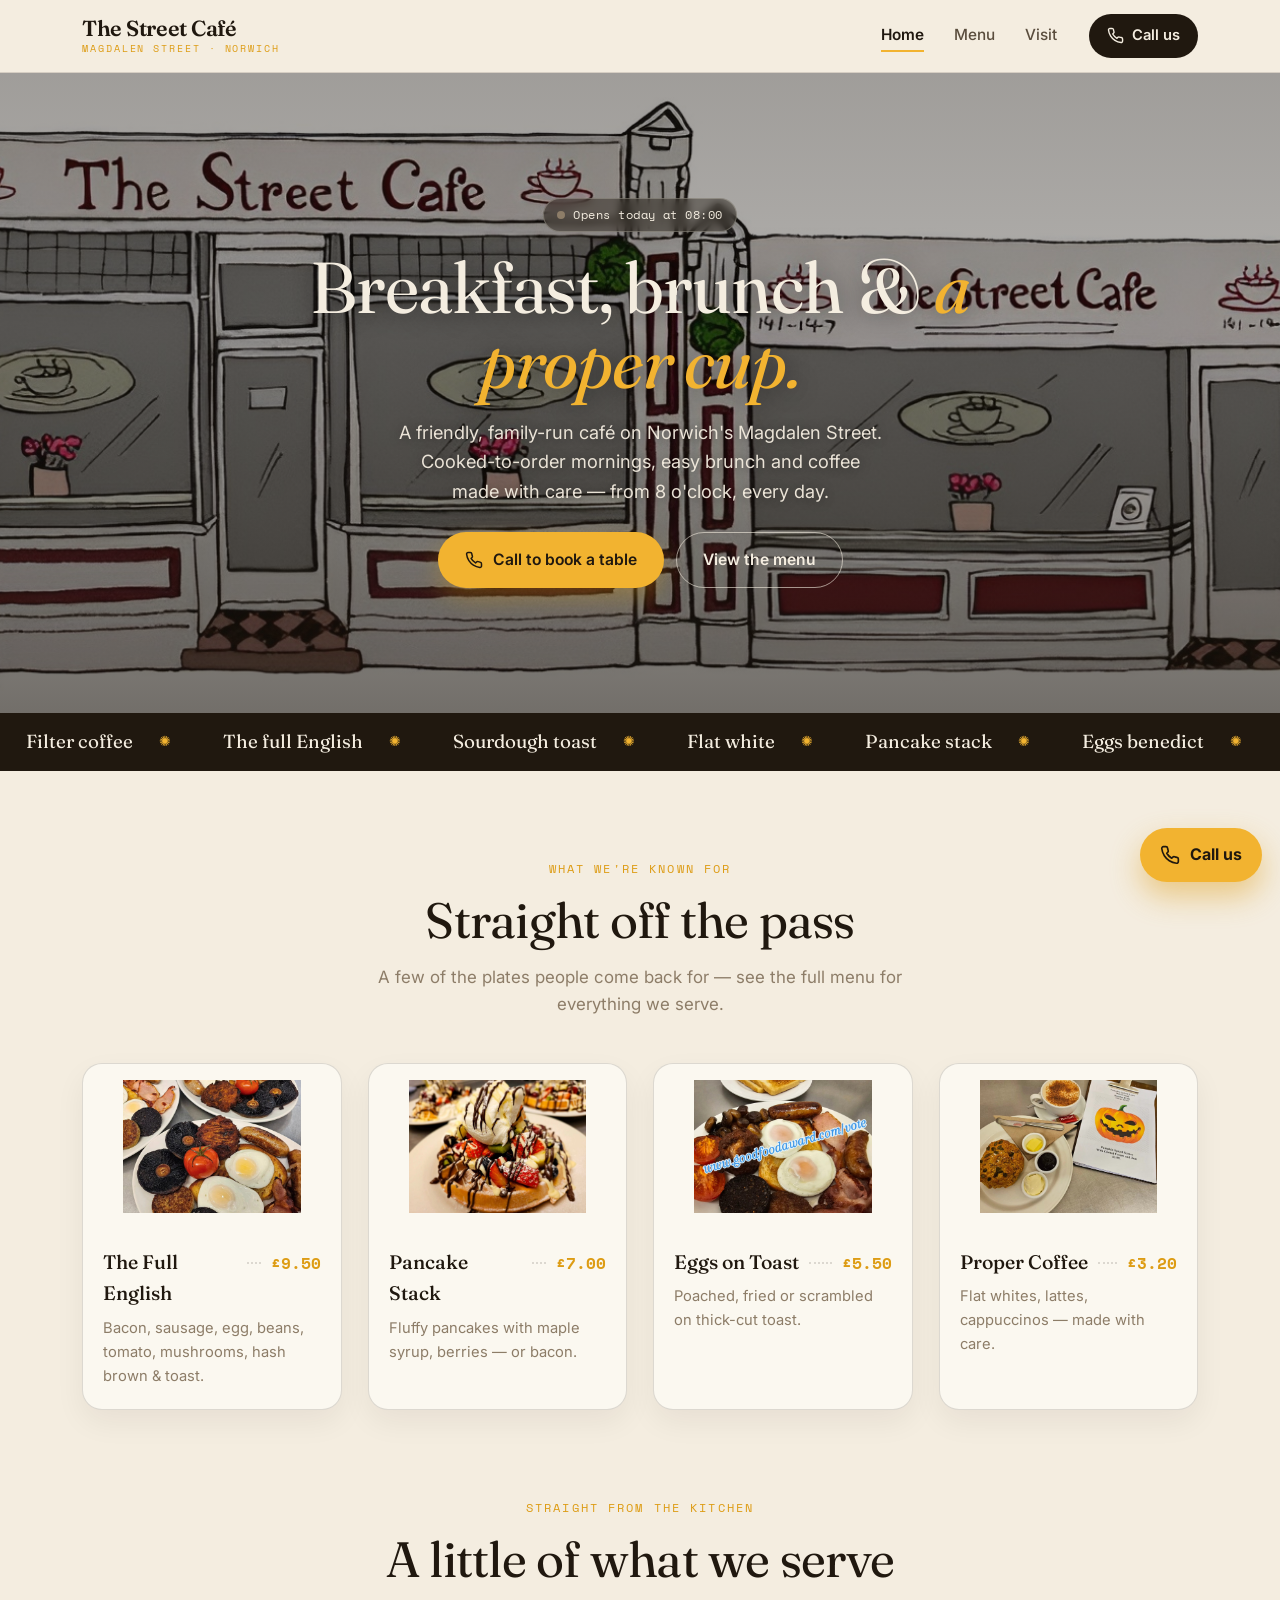
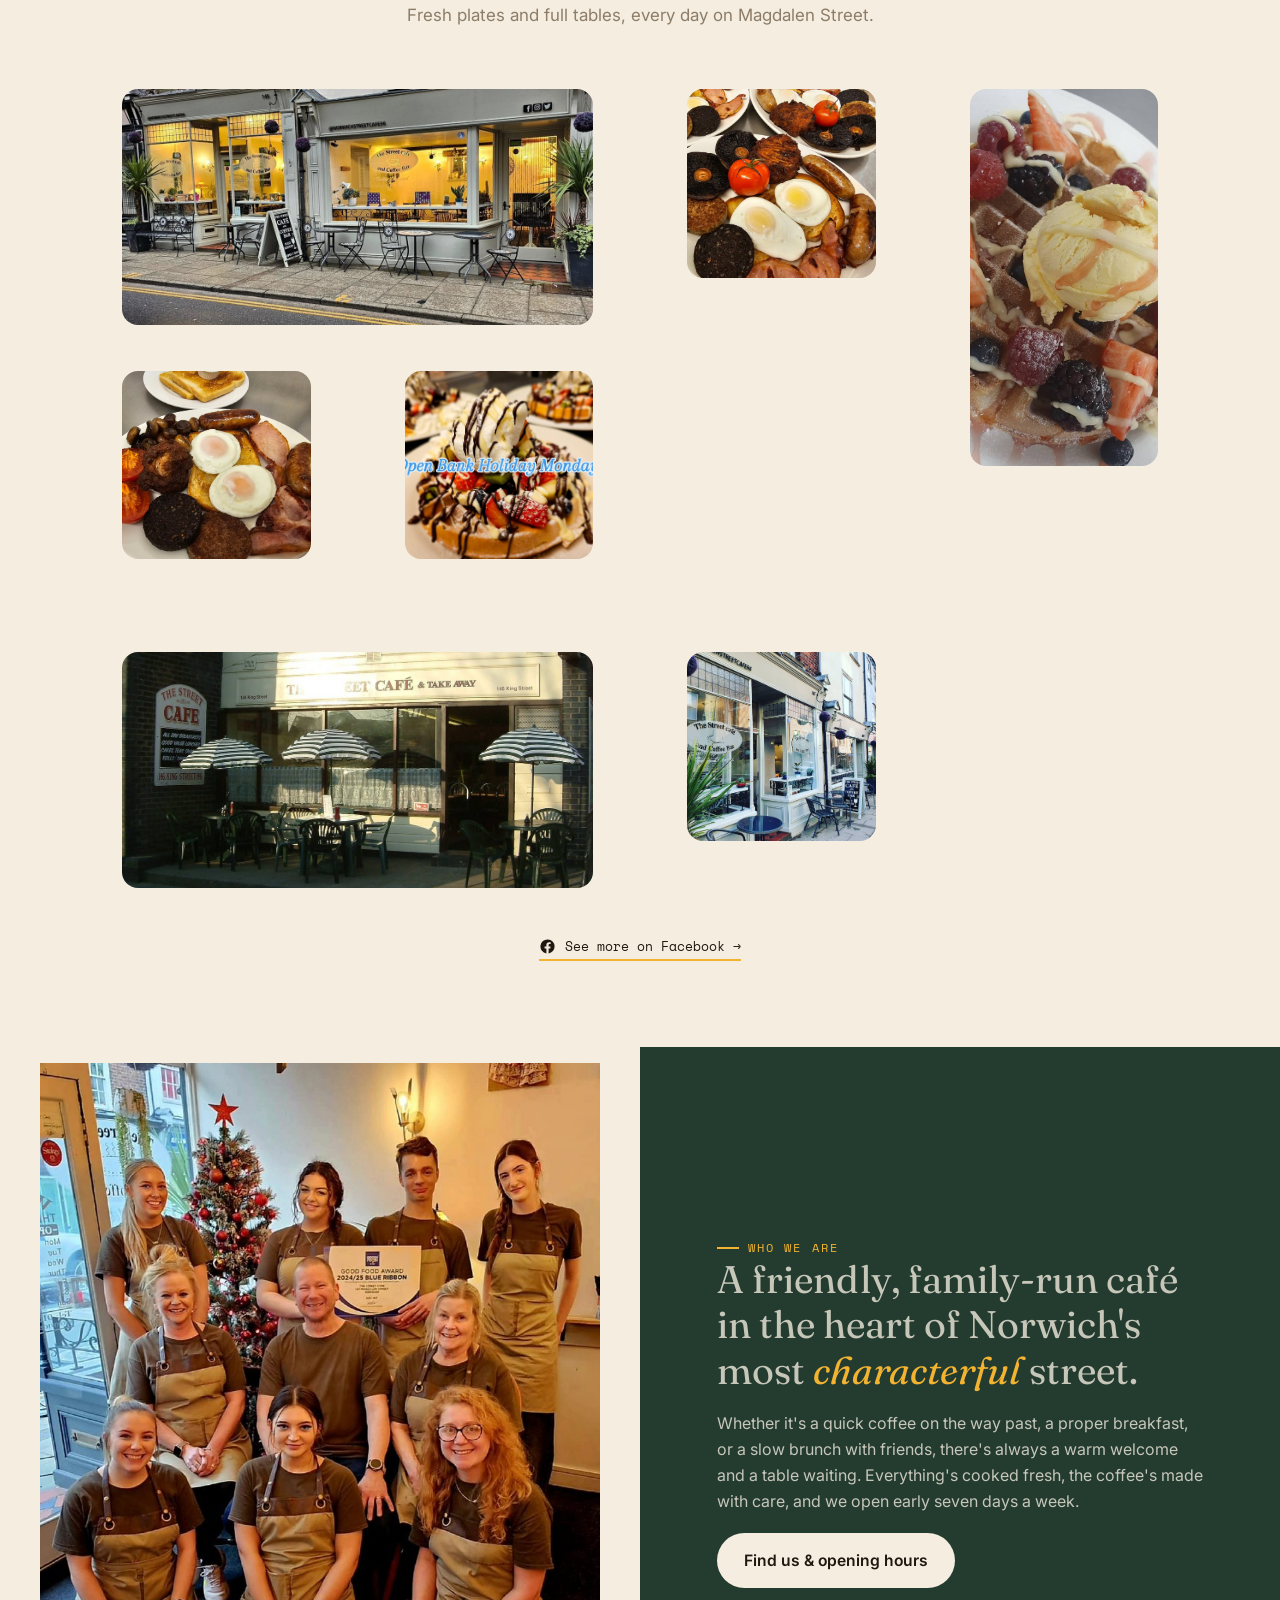
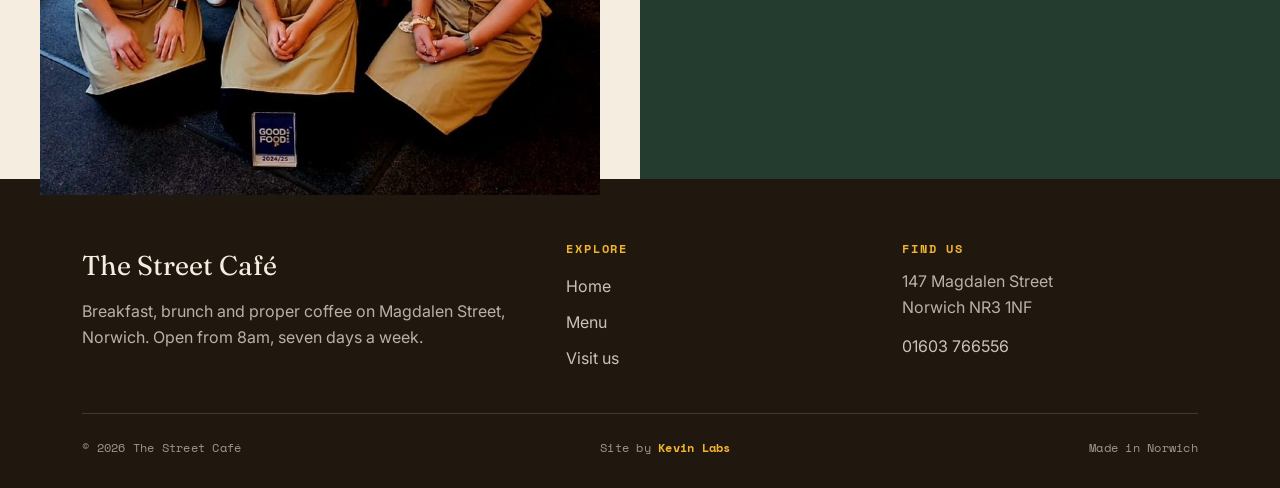
<file: index.html>
<!doctype html>
<html lang="en-GB">
<head>
  <meta charset="utf-8">
  <meta name="viewport" content="width=device-width, initial-scale=1">
  <title>The Street Café — Breakfast &amp; Brunch on Magdalen Street, Norwich</title>
  <meta name="description" content="The Street Café on Magdalen Street, Norwich — proper coffee, all-day breakfast and fresh brunch, served 8am till 2pm. Pop in, or call 01603 766556.">
  <meta name="theme-color" content="#243b30">
  <link rel="icon" href="assets/favicon.svg">

  <meta property="og:title" content="The Street Café — Norwich">
  <meta property="og:description" content="Breakfast, brunch and proper coffee on Magdalen Street, Norwich.">
  <meta property="og:type" content="website">
  <meta property="og:locale" content="en_GB">

  <link rel="preconnect" href="https://fonts.googleapis.com">
  <link rel="preconnect" href="https://fonts.gstatic.com" crossorigin>
  <link href="https://fonts.googleapis.com/css2?family=Fraunces:ital,opsz,wght@0,9..144,400;0,9..144,500;0,9..144,600;1,9..144,400;1,9..144,500&family=Inter:wght@400;500;600;700&family=Space+Mono:wght@400;700&display=swap" rel="stylesheet">
  <link rel="stylesheet" href="styles.css?v=3">
</head>
<body>

<!-- ============ Header ============ -->
<header class="sc-header">
  <div class="sc-headerInner">
    <a href="index.html" class="sc-logo" aria-label="The Street Café — home">
      <span class="sc-logoMark">The Street Café</span>
      <span class="sc-logoSub">Magdalen Street · Norwich</span>
    </a>
    <nav class="sc-nav" id="nav" aria-label="Primary">
      <a href="index.html" class="sc-navLink is-active">Home</a>
      <a href="menu.html" class="sc-navLink">Menu</a>
      <a href="visit.html" class="sc-navLink">Visit</a>
    </nav>
    <a class="sc-callBtn" href="tel:+441603766556" aria-label="Call The Street Café on 01603 766556">
      <svg viewBox="0 0 24 24" fill="none" stroke="currentColor" stroke-width="2" stroke-linecap="round" stroke-linejoin="round" aria-hidden="true"><path d="M22 16.92v3a2 2 0 0 1-2.18 2 19.79 19.79 0 0 1-8.63-3.07 19.5 19.5 0 0 1-6-6 19.79 19.79 0 0 1-3.07-8.67A2 2 0 0 1 4.11 2h3a2 2 0 0 1 2 1.72 12.84 12.84 0 0 0 .7 2.81 2 2 0 0 1-.45 2.11L8.09 9.91a16 16 0 0 0 6 6l1.27-1.27a2 2 0 0 1 2.11-.45 12.84 12.84 0 0 0 2.81.7A2 2 0 0 1 22 16.92z"/></svg>
      <span>Call us</span>
    </a>
    <button class="sc-burger" id="burger" type="button" aria-label="Open menu" aria-expanded="false" aria-controls="nav">
      <svg viewBox="0 0 24 24" fill="none" stroke="currentColor" stroke-width="2" stroke-linecap="round" aria-hidden="true"><line x1="3" y1="6" x2="21" y2="6"/><line x1="3" y1="12" x2="21" y2="12"/><line x1="3" y1="18" x2="21" y2="18"/></svg>
    </button>
  </div>
</header>

<!-- ============ Hero (illustration behind text) ============ -->
<section class="sc-hero">
  <div class="sc-heroBg">
    <img src="assets/photos/hero.jpg?v=2" alt="The Street Café shopfront on Magdalen Street, Norwich" fetchpriority="high">
  </div>
  <div class="sc-heroInner">
    <span class="sc-status sc-status--onPhoto sc-heroStatus" data-status><span class="sc-statusDot"></span><span data-status-text>Checking hours…</span></span>
    <h1 class="sc-heroTitle">Breakfast, brunch &amp; <em>a proper cup.</em></h1>
    <p class="sc-heroSub">A friendly, family-run café on Norwich's Magdalen Street. Cooked-to-order mornings, easy brunch and coffee made with care — from 8 o'clock, every day.</p>
    <div class="sc-heroCtas">
      <a class="sc-btn sc-btnPrimary" href="tel:+441603766556">
        <svg viewBox="0 0 24 24" fill="none" stroke="currentColor" stroke-width="2" stroke-linecap="round" stroke-linejoin="round" aria-hidden="true"><path d="M22 16.92v3a2 2 0 0 1-2.18 2 19.79 19.79 0 0 1-8.63-3.07 19.5 19.5 0 0 1-6-6 19.79 19.79 0 0 1-3.07-8.67A2 2 0 0 1 4.11 2h3a2 2 0 0 1 2 1.72 12.84 12.84 0 0 0 .7 2.81 2 2 0 0 1-.45 2.11L8.09 9.91a16 16 0 0 0 6 6l1.27-1.27a2 2 0 0 1 2.11-.45 12.84 12.84 0 0 0 2.81.7A2 2 0 0 1 22 16.92z"/></svg>
        Call to book a table
      </a>
      <a class="sc-btn sc-btnGhostLight" href="menu.html">View the menu</a>
    </div>
  </div>
</section>

<!-- ============ Ticker ============ -->
<div class="sc-ticker" aria-hidden="true">
  <div class="sc-tickerTrack">
    <span>Filter coffee</span><span>The full English</span><span>Sourdough toast</span><span>Flat white</span><span>Pancake stack</span><span>Eggs benedict</span><span>Fresh OJ</span><span>Smashed avocado</span>
    <span>Filter coffee</span><span>The full English</span><span>Sourdough toast</span><span>Flat white</span><span>Pancake stack</span><span>Eggs benedict</span><span>Fresh OJ</span><span>Smashed avocado</span>
  </div>
</div>

<!-- ============ Signature dishes ============ -->
<section class="sc-section">
  <div class="sc-wrap">
    <div class="sc-secHead sc-secHead--center">
      <span class="sc-kicker">What we're known for</span>
      <h2 class="sc-secTitle">Straight off the pass</h2>
      <p class="sc-secSub">A few of the plates people come back for — see the full menu for everything we serve.</p>
    </div>
    <div class="sc-dishGrid">
      <article class="sc-dish">
        <figure class="sc-shot"><img class="sc-shotImg" src="assets/photos/dish-full-english.jpg" alt="The full English breakfast" loading="lazy"><figcaption class="sc-shotPh">Add <b>dish-full-english.jpg</b></figcaption></figure>
        <div class="sc-dishBody"><div class="sc-dishTop"><span class="nm">The Full English</span><span class="lead"></span><span class="pr">£9.50</span></div><p class="sc-dishDesc">Bacon, sausage, egg, beans, tomato, mushrooms, hash brown &amp; toast.</p></div>
      </article>
      <article class="sc-dish">
        <figure class="sc-shot"><img class="sc-shotImg" src="assets/photos/dish-pancakes.jpg" alt="Stack of pancakes" loading="lazy"><figcaption class="sc-shotPh">Add <b>dish-pancakes.jpg</b></figcaption></figure>
        <div class="sc-dishBody"><div class="sc-dishTop"><span class="nm">Pancake Stack</span><span class="lead"></span><span class="pr">£7.00</span></div><p class="sc-dishDesc">Fluffy pancakes with maple syrup, berries — or bacon.</p></div>
      </article>
      <article class="sc-dish">
        <figure class="sc-shot"><img class="sc-shotImg" src="assets/photos/dish-eggs-on-toast.jpg" alt="Eggs on toast" loading="lazy"><figcaption class="sc-shotPh">Add <b>dish-eggs-on-toast.jpg</b></figcaption></figure>
        <div class="sc-dishBody"><div class="sc-dishTop"><span class="nm">Eggs on Toast</span><span class="lead"></span><span class="pr">£5.50</span></div><p class="sc-dishDesc">Poached, fried or scrambled on thick-cut toast.</p></div>
      </article>
      <article class="sc-dish">
        <figure class="sc-shot"><img class="sc-shotImg" src="assets/photos/dish-coffee.jpg" alt="A freshly made flat white" loading="lazy"><figcaption class="sc-shotPh">Add <b>dish-coffee.jpg</b></figcaption></figure>
        <div class="sc-dishBody"><div class="sc-dishTop"><span class="nm">Proper Coffee</span><span class="lead"></span><span class="pr">£3.20</span></div><p class="sc-dishDesc">Flat whites, lattes, cappuccinos — made with care.</p></div>
      </article>
    </div>
  </div>
</section>

<!-- ============ Gallery (Facebook feed feel) ============ -->
<section class="sc-section sc-section--tight">
  <div class="sc-wrap">
    <div class="sc-secHead sc-secHead--center">
      <span class="sc-kicker">Straight from the kitchen</span>
      <h2 class="sc-secTitle">A little of what we serve</h2>
      <p class="sc-secSub">Fresh plates and full tables, every day on Magdalen Street.</p>
    </div>
    <div class="sc-gallery">
      <figure class="sc-shot is-wide"><img class="sc-shotImg" src="assets/photos/gallery-1.jpg" alt="At The Street Café" loading="lazy"><figcaption class="sc-shotPh">Add <b>gallery-1.jpg</b></figcaption></figure>
      <figure class="sc-shot"><img class="sc-shotImg" src="assets/photos/gallery-2.jpg" alt="At The Street Café" loading="lazy"><figcaption class="sc-shotPh">Add <b>gallery-2.jpg</b></figcaption></figure>
      <figure class="sc-shot is-tall"><img class="sc-shotImg" src="assets/photos/gallery-3.jpg" alt="At The Street Café" loading="lazy"><figcaption class="sc-shotPh">Add <b>gallery-3.jpg</b></figcaption></figure>
      <figure class="sc-shot"><img class="sc-shotImg" src="assets/photos/gallery-4.jpg" alt="At The Street Café" loading="lazy"><figcaption class="sc-shotPh">Add <b>gallery-4.jpg</b></figcaption></figure>
      <figure class="sc-shot"><img class="sc-shotImg" src="assets/photos/gallery-5.jpg" alt="At The Street Café" loading="lazy"><figcaption class="sc-shotPh">Add <b>gallery-5.jpg</b></figcaption></figure>
      <figure class="sc-shot is-wide"><img class="sc-shotImg" src="assets/photos/gallery-6.jpg" alt="At The Street Café" loading="lazy"><figcaption class="sc-shotPh">Add <b>gallery-6.jpg</b></figcaption></figure>
      <figure class="sc-shot"><img class="sc-shotImg" src="assets/photos/gallery-7.jpg" alt="At The Street Café" loading="lazy"><figcaption class="sc-shotPh">Add <b>gallery-7.jpg</b></figcaption></figure>
    </div>
    <div class="sc-galleryFoot">
      <a class="sc-fbLink" href="https://www.facebook.com/norwichstreetcafe96/" target="_blank" rel="noopener">
        <svg viewBox="0 0 24 24" fill="currentColor" aria-hidden="true"><path d="M22 12a10 10 0 1 0-11.56 9.88v-6.99H7.9V12h2.54V9.8c0-2.5 1.49-3.89 3.78-3.89 1.09 0 2.24.2 2.24.2v2.46h-1.26c-1.24 0-1.63.77-1.63 1.56V12h2.78l-.44 2.89h-2.34v6.99A10 10 0 0 0 22 12z"/></svg>
        See more on Facebook →
      </a>
    </div>
  </div>
</section>

<!-- ============ About (photo + text split) ============ -->
<section class="sc-split sc-split--forest">
  <figure class="sc-shot"><img class="sc-shotImg" src="assets/photos/about.jpg" alt="Inside The Street Café" loading="lazy"><figcaption class="sc-shotPh">Add <b>about.jpg</b></figcaption></figure>
  <div class="sc-splitText">
    <span class="sc-kicker">Who we are</span>
    <p class="sc-splitQuote">A friendly, family-run café in the heart of Norwich's most <em>characterful</em> street.</p>
    <p>Whether it's a quick coffee on the way past, a proper breakfast, or a slow brunch with friends, there's always a warm welcome and a table waiting. Everything's cooked fresh, the coffee's made with care, and we open early seven days a week.</p>
    <div><a class="sc-btn sc-btnLight" href="visit.html">Find us &amp; opening hours</a></div>
  </div>
</section>

<!-- ============ Footer ============ -->
<footer class="sc-footer">
  <div class="sc-wrap">
    <div class="sc-footerCols">
      <div class="sc-footerCol">
        <div class="sc-footerWordmark">The Street Café</div>
        <p>Breakfast, brunch and proper coffee on Magdalen Street, Norwich. Open from 8am, seven days a week.</p>
      </div>
      <div class="sc-footerCol">
        <h4>Explore</h4>
        <a href="index.html">Home</a>
        <a href="menu.html">Menu</a>
        <a href="visit.html">Visit us</a>
      </div>
      <div class="sc-footerCol">
        <h4>Find us</h4>
        <p>147 Magdalen Street<br>Norwich NR3 1NF</p>
        <p><a href="tel:+441603766556">01603 766556</a></p>
      </div>
    </div>
    <div class="sc-footerBase">
      <span>© <span id="year"></span> The Street Café</span>
      <span class="sc-credit">Site by <a href="https://kevwebdesign.com" target="_blank" rel="noopener">Kevin Labs</a></span>
      <span>Made in Norwich</span>
    </div>
  </div>
</footer>

<!-- ============ Floating call button ============ -->
<a class="sc-fab" href="tel:+441603766556" aria-label="Call The Street Café">
  <svg viewBox="0 0 24 24" fill="none" stroke="currentColor" stroke-width="2" stroke-linecap="round" stroke-linejoin="round" aria-hidden="true"><path d="M22 16.92v3a2 2 0 0 1-2.18 2 19.79 19.79 0 0 1-8.63-3.07 19.5 19.5 0 0 1-6-6 19.79 19.79 0 0 1-3.07-8.67A2 2 0 0 1 4.11 2h3a2 2 0 0 1 2 1.72 12.84 12.84 0 0 0 .7 2.81 2 2 0 0 1-.45 2.11L8.09 9.91a16 16 0 0 0 6 6l1.27-1.27a2 2 0 0 1 2.11-.45 12.84 12.84 0 0 0 2.81.7A2 2 0 0 1 22 16.92z"/></svg>
  Call us
</a>

<script src="app.js?v=3"></script>
</body>
</html>
</file>
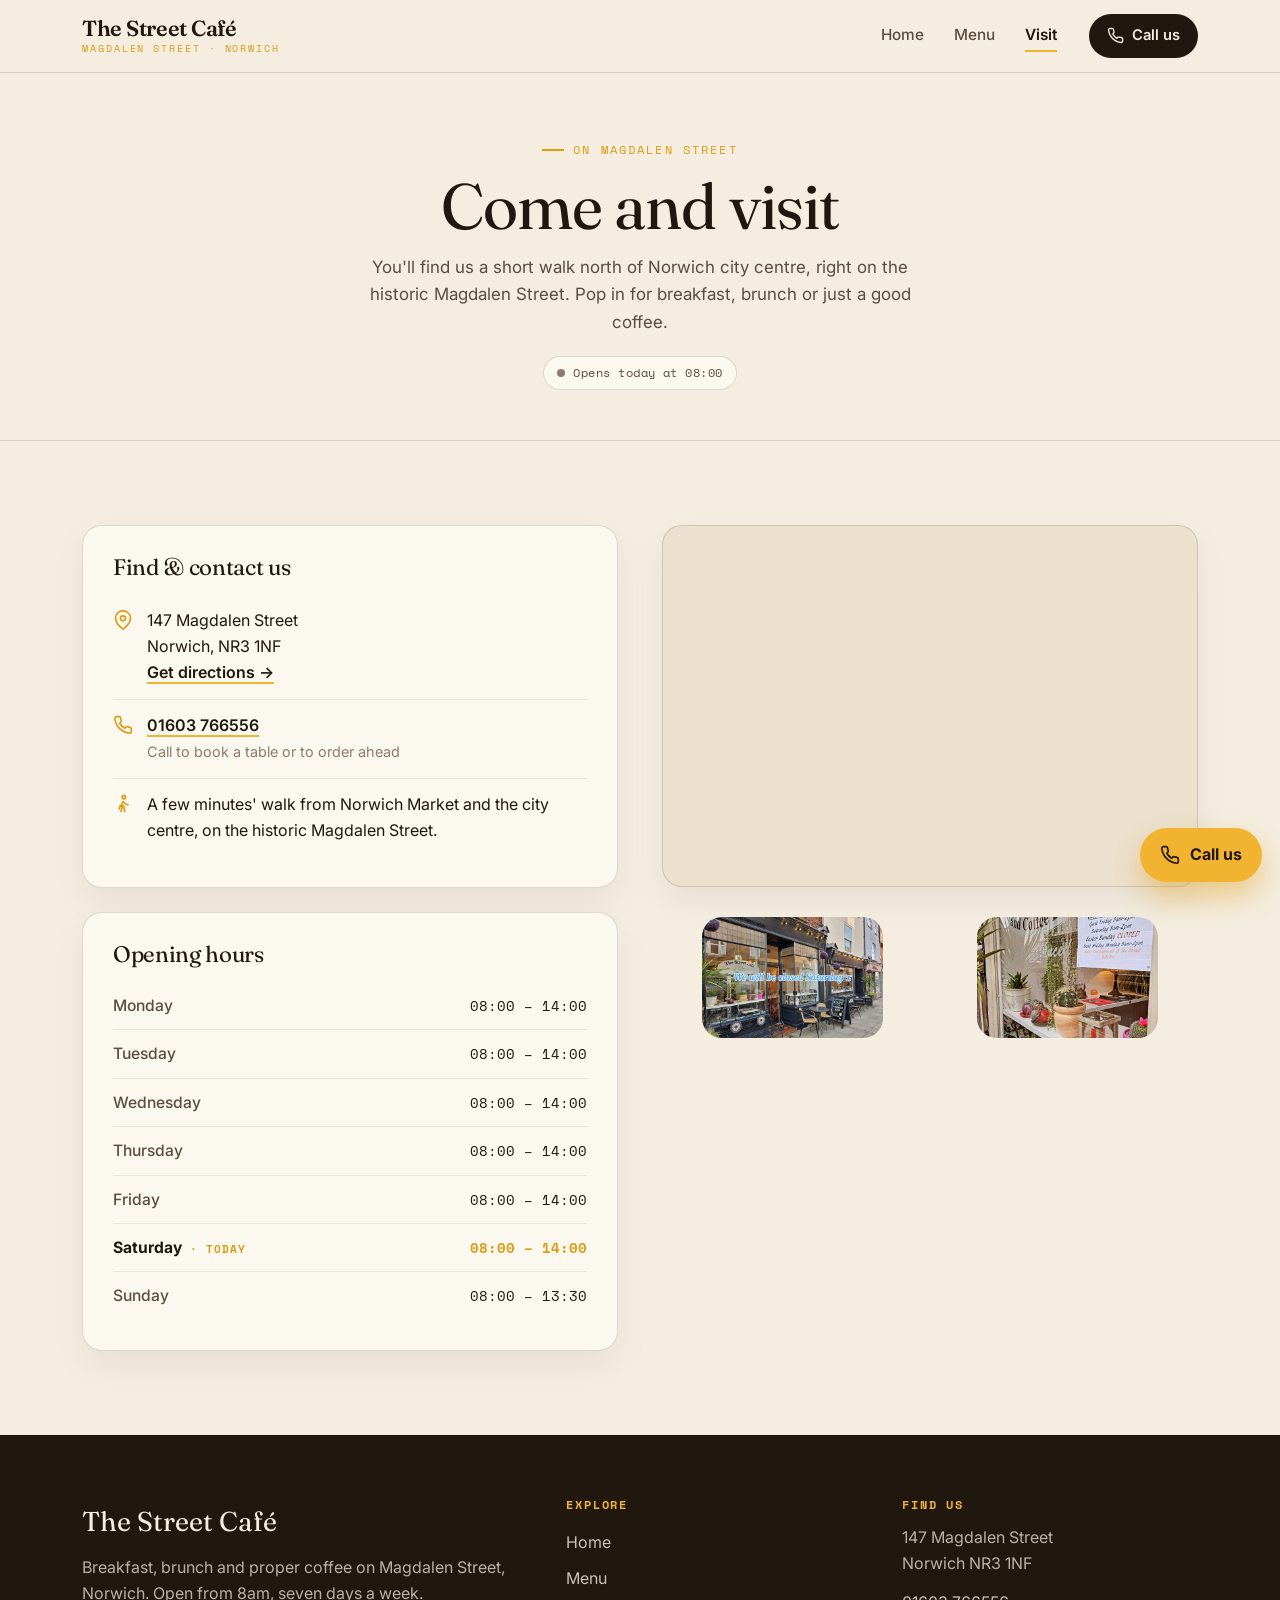
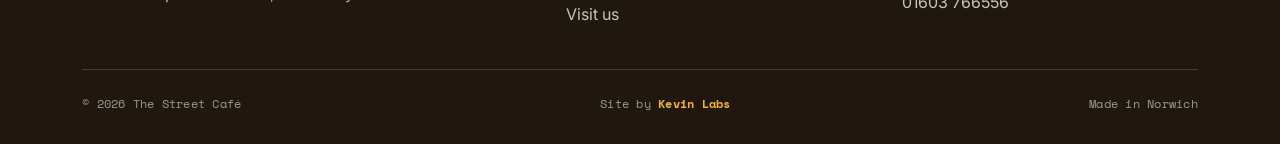
<file: visit.html>
<!doctype html>
<html lang="en-GB">
<head>
  <meta charset="utf-8">
  <meta name="viewport" content="width=device-width, initial-scale=1">
  <title>Visit us — The Street Café, 147 Magdalen Street, Norwich</title>
  <meta name="description" content="Find The Street Café at 147 Magdalen Street, Norwich NR3 1NF. Opening hours, directions and phone — 01603 766556. Open from 8am, seven days a week.">
  <meta name="theme-color" content="#243b30">
  <link rel="icon" href="assets/favicon.svg">
  <link rel="preconnect" href="https://fonts.googleapis.com">
  <link rel="preconnect" href="https://fonts.gstatic.com" crossorigin>
  <link href="https://fonts.googleapis.com/css2?family=Fraunces:ital,opsz,wght@0,9..144,400;0,9..144,500;0,9..144,600;1,9..144,400;1,9..144,500&family=Inter:wght@400;500;600;700&family=Space+Mono:wght@400;700&display=swap" rel="stylesheet">
  <link rel="stylesheet" href="styles.css?v=3">
</head>
<body>

<!-- ============ Header ============ -->
<header class="sc-header">
  <div class="sc-headerInner">
    <a href="index.html" class="sc-logo" aria-label="The Street Café — home">
      <span class="sc-logoMark">The Street Café</span>
      <span class="sc-logoSub">Magdalen Street · Norwich</span>
    </a>
    <nav class="sc-nav" id="nav" aria-label="Primary">
      <a href="index.html" class="sc-navLink">Home</a>
      <a href="menu.html" class="sc-navLink">Menu</a>
      <a href="visit.html" class="sc-navLink is-active">Visit</a>
    </nav>
    <a class="sc-callBtn" href="tel:+441603766556" aria-label="Call The Street Café on 01603 766556">
      <svg viewBox="0 0 24 24" fill="none" stroke="currentColor" stroke-width="2" stroke-linecap="round" stroke-linejoin="round" aria-hidden="true"><path d="M22 16.92v3a2 2 0 0 1-2.18 2 19.79 19.79 0 0 1-8.63-3.07 19.5 19.5 0 0 1-6-6 19.79 19.79 0 0 1-3.07-8.67A2 2 0 0 1 4.11 2h3a2 2 0 0 1 2 1.72 12.84 12.84 0 0 0 .7 2.81 2 2 0 0 1-.45 2.11L8.09 9.91a16 16 0 0 0 6 6l1.27-1.27a2 2 0 0 1 2.11-.45 12.84 12.84 0 0 0 2.81.7A2 2 0 0 1 22 16.92z"/></svg>
      <span>Call us</span>
    </a>
    <button class="sc-burger" id="burger" type="button" aria-label="Open menu" aria-expanded="false" aria-controls="nav">
      <svg viewBox="0 0 24 24" fill="none" stroke="currentColor" stroke-width="2" stroke-linecap="round" aria-hidden="true"><line x1="3" y1="6" x2="21" y2="6"/><line x1="3" y1="12" x2="21" y2="12"/><line x1="3" y1="18" x2="21" y2="18"/></svg>
    </button>
  </div>
</header>

<!-- ============ Page hero ============ -->
<section class="sc-pageHero">
  <span class="sc-kicker">On Magdalen Street</span>
  <h1>Come and visit</h1>
  <p>You'll find us a short walk north of Norwich city centre, right on the historic Magdalen Street. Pop in for breakfast, brunch or just a good coffee.</p>
  <div style="margin-top:20px;">
    <span class="sc-status" data-status><span class="sc-statusDot"></span><span data-status-text>Checking hours…</span></span>
  </div>
</section>

<main class="sc-section">
  <div class="sc-wrap">
    <div class="sc-visitGrid">
      <!-- Left: details -->
      <div>
        <div class="sc-infoCard" style="margin-bottom:24px;">
          <h3>Find &amp; contact us</h3>
          <div class="sc-infoRow">
            <span class="ic" aria-hidden="true"><svg viewBox="0 0 24 24" fill="none" stroke="currentColor" stroke-width="2" stroke-linecap="round" stroke-linejoin="round"><path d="M21 10c0 7-9 13-9 13s-9-6-9-13a9 9 0 0 1 18 0z"/><circle cx="12" cy="10" r="3"/></svg></span>
            <div>
              147 Magdalen Street<br>Norwich, NR3 1NF<br>
              <a href="https://www.google.com/maps/search/?api=1&query=The+Street+Cafe+147+Magdalen+Street+Norwich+NR3+1NF" target="_blank" rel="noopener">Get directions →</a>
            </div>
          </div>
          <div class="sc-infoRow">
            <span class="ic" aria-hidden="true"><svg viewBox="0 0 24 24" fill="none" stroke="currentColor" stroke-width="2" stroke-linecap="round" stroke-linejoin="round"><path d="M22 16.92v3a2 2 0 0 1-2.18 2 19.79 19.79 0 0 1-8.63-3.07 19.5 19.5 0 0 1-6-6 19.79 19.79 0 0 1-3.07-8.67A2 2 0 0 1 4.11 2h3a2 2 0 0 1 2 1.72 12.84 12.84 0 0 0 .7 2.81 2 2 0 0 1-.45 2.11L8.09 9.91a16 16 0 0 0 6 6l1.27-1.27a2 2 0 0 1 2.11-.45 12.84 12.84 0 0 0 2.81.7A2 2 0 0 1 22 16.92z"/></svg></span>
            <div><a href="tel:+441603766556">01603 766556</a><br><span class="sub">Call to book a table or to order ahead</span></div>
          </div>
          <div class="sc-infoRow">
            <span class="ic" aria-hidden="true"><svg viewBox="0 0 24 24" fill="none" stroke="currentColor" stroke-width="2" stroke-linecap="round" stroke-linejoin="round"><circle cx="13" cy="4" r="2"/><path d="M9.5 21l1.5-5-2.5-2-1 4M14 21l-1-6-3-2 2-4 3 3 3 1"/></svg></span>
            <div>A few minutes' walk from Norwich Market and the city centre, on the historic Magdalen Street.</div>
          </div>
        </div>

        <div class="sc-infoCard">
          <h3>Opening hours</h3>
          <table class="sc-hours" id="hours">
            <tbody>
              <tr data-day="1"><th>Monday</th><td>08:00 – 14:00</td></tr>
              <tr data-day="2"><th>Tuesday</th><td>08:00 – 14:00</td></tr>
              <tr data-day="3"><th>Wednesday</th><td>08:00 – 14:00</td></tr>
              <tr data-day="4"><th>Thursday</th><td>08:00 – 14:00</td></tr>
              <tr data-day="5"><th>Friday</th><td>08:00 – 14:00</td></tr>
              <tr data-day="6"><th>Saturday</th><td>08:00 – 14:00</td></tr>
              <tr data-day="0"><th>Sunday</th><td>08:00 – 13:30</td></tr>
            </tbody>
          </table>
        </div>
      </div>

      <!-- Right: map + café photos -->
      <div>
      <div class="sc-map">
        <iframe
          title="Map showing The Street Café, 147 Magdalen Street, Norwich NR3 1NF"
          src="https://maps.google.com/maps?q=147%20Magdalen%20Street%20Norwich%20NR3%201NF&t=&z=16&ie=UTF8&iwloc=&output=embed"
          loading="lazy"
          referrerpolicy="no-referrer-when-downgrade"></iframe>
      </div>
      <div class="sc-visitShots">
        <figure class="sc-shot"><img class="sc-shotImg" src="assets/photos/exterior.jpg" alt="The Street Café shopfront on Magdalen Street" loading="lazy"><figcaption class="sc-shotPh">Add <b>exterior.jpg</b></figcaption></figure>
        <figure class="sc-shot"><img class="sc-shotImg" src="assets/photos/interior.jpg" alt="Inside The Street Café" loading="lazy"><figcaption class="sc-shotPh">Add <b>interior.jpg</b></figcaption></figure>
      </div>
      </div>
    </div>
  </div>
</main>

<!-- ============ Footer ============ -->
<footer class="sc-footer">
  <div class="sc-wrap">
    <div class="sc-footerCols">
      <div class="sc-footerCol">
        <div class="sc-footerWordmark">The Street Café</div>
        <p>Breakfast, brunch and proper coffee on Magdalen Street, Norwich. Open from 8am, seven days a week.</p>
      </div>
      <div class="sc-footerCol">
        <h4>Explore</h4>
        <a href="index.html">Home</a>
        <a href="menu.html">Menu</a>
        <a href="visit.html">Visit us</a>
      </div>
      <div class="sc-footerCol">
        <h4>Find us</h4>
        <p>147 Magdalen Street<br>Norwich NR3 1NF</p>
        <p><a href="tel:+441603766556">01603 766556</a></p>
      </div>
    </div>
    <div class="sc-footerBase">
      <span>© <span id="year"></span> The Street Café</span>
      <span class="sc-credit">Site by <a href="https://kevwebdesign.com" target="_blank" rel="noopener">Kevin Labs</a></span>
      <span>Made in Norwich</span>
    </div>
  </div>
</footer>

<a class="sc-fab" href="tel:+441603766556" aria-label="Call The Street Café">
  <svg viewBox="0 0 24 24" fill="none" stroke="currentColor" stroke-width="2" stroke-linecap="round" stroke-linejoin="round" aria-hidden="true"><path d="M22 16.92v3a2 2 0 0 1-2.18 2 19.79 19.79 0 0 1-8.63-3.07 19.5 19.5 0 0 1-6-6 19.79 19.79 0 0 1-3.07-8.67A2 2 0 0 1 4.11 2h3a2 2 0 0 1 2 1.72 12.84 12.84 0 0 0 .7 2.81 2 2 0 0 1-.45 2.11L8.09 9.91a16 16 0 0 0 6 6l1.27-1.27a2 2 0 0 1 2.11-.45 12.84 12.84 0 0 0 2.81.7A2 2 0 0 1 22 16.92z"/></svg>
  Call us
</a>

<script src="app.js?v=3"></script>
</body>
</html>
</file>
<file: styles.css>
/* ============================================================
   The Street Café — Norwich
   Photo-led, editorial café site. Prefix: sc-
   Cream paper · bottle-green · egg-yolk amber
   Fraunces (display) · Inter (body) · Space Mono (labels/prices)
   ============================================================ */

:root {
  --paper:     #f4ede0;
  --paper-2:   #ece1cf;
  --card:      #fbf8f0;
  --ink:       #20180f;
  --ink-soft:  #5a4d3d;
  --muted:     #8d7d68;
  --yolk:      #f2b330;
  --yolk-d:    #dd9c14;
  --forest:    #243b30;
  --forest-2:  #1c2f26;
  --sage:      #7c8a6a;
  --line:      rgba(32, 24, 15, .14);
  --line-2:    rgba(32, 24, 15, .08);

  --maxw:      1160px;
  --radius:    20px;
  --radius-lg: 30px;

  --serif: "Fraunces", Georgia, "Times New Roman", serif;
  --sans:  "Inter", system-ui, -apple-system, "Segoe UI", Roboto, sans-serif;
  --mono:  "Space Mono", ui-monospace, "Cascadia Mono", Consolas, monospace;
}

* { box-sizing: border-box; }
html { scroll-behavior: smooth; }

body {
  margin: 0;
  font-family: var(--sans);
  color: var(--ink);
  background-color: var(--paper);
  line-height: 1.62;
  -webkit-font-smoothing: antialiased;
  text-rendering: optimizeLegibility;
}

img { max-width: 100%; display: block; }
a { color: inherit; }

h1, h2, h3, h4 {
  font-family: var(--serif);
  font-weight: 500;
  line-height: 1.04;
  letter-spacing: -.015em;
  margin: 0;
}
em { font-style: italic; }

.sc-wrap { max-width: var(--maxw); margin: 0 auto; padding: 0 22px; }

/* ---------- Mono label / kicker ---------- */
.sc-kicker {
  font-family: var(--mono);
  font-size: .74rem;
  letter-spacing: .18em;
  text-transform: uppercase;
  color: var(--yolk-d);
  display: inline-flex;
  align-items: center;
  gap: 9px;
}
.sc-kicker::before { content: ""; width: 22px; height: 2px; background: var(--yolk-d); display: inline-block; }
.sc-num { font-family: var(--mono); font-size: .8rem; color: var(--yolk-d); letter-spacing: .1em; }

/* ---------- Buttons ---------- */
.sc-btn {
  display: inline-flex; align-items: center; gap: 10px;
  padding: 14px 26px; border-radius: 999px;
  font-family: var(--sans); font-weight: 600; font-size: .98rem;
  text-decoration: none; border: 1.5px solid transparent; cursor: pointer;
  transition: transform .16s ease, box-shadow .16s ease, background .16s ease, color .16s ease;
}
.sc-btn svg { width: 18px; height: 18px; }
.sc-btn:active { transform: translateY(1px); }
.sc-btnPrimary { background: var(--yolk); color: var(--ink); box-shadow: 0 10px 24px rgba(221, 156, 20, .32); }
.sc-btnPrimary:hover { background: var(--yolk-d); transform: translateY(-2px); }
.sc-btnOutline { background: transparent; color: var(--ink); border-color: var(--ink); }
.sc-btnOutline:hover { background: var(--ink); color: var(--paper); }
.sc-btnLight { background: var(--paper); color: var(--ink); }
.sc-btnLight:hover { background: #fff; transform: translateY(-2px); }
.sc-btnOnPhoto { background: var(--paper); color: var(--ink); }
.sc-btnOnPhoto:hover { background: #fff; transform: translateY(-2px); }
.sc-btnGhostLight { background: transparent; color: var(--paper); border-color: rgba(244,237,224,.6); }
.sc-btnGhostLight:hover { background: rgba(244,237,224,.14); border-color: var(--paper); }

/* ---------- Status chip ---------- */
.sc-status {
  display: inline-flex; align-items: center; gap: 8px;
  font-family: var(--mono); font-size: .76rem; letter-spacing: .04em;
  color: var(--ink-soft); background: var(--card); border: 1px solid var(--line);
  padding: 6px 13px; border-radius: 999px;
}
.sc-status--onPhoto { color: var(--paper); background: rgba(32,24,15,.42); border-color: rgba(244,237,224,.25); backdrop-filter: blur(4px); }
.sc-statusDot { width: 8px; height: 8px; border-radius: 50%; background: var(--muted); }
.sc-status.is-open .sc-statusDot { background: #5ec46a; animation: pulse 2.2s infinite; }
@keyframes pulse {
  0%   { box-shadow: 0 0 0 0 rgba(94, 196, 106, .5); }
  70%  { box-shadow: 0 0 0 7px rgba(94, 196, 106, 0); }
  100% { box-shadow: 0 0 0 0 rgba(94, 196, 106, 0); }
}

/* ============================================================
   Photo system — graceful drop-in placeholders
   <figure class="sc-shot"><img class="sc-shotImg" ...><figcaption class="sc-shotPh">…</figcaption></figure>
   JS adds .is-missing to the figure when the image file isn't there yet.
   ============================================================ */
.sc-shot {
  position: relative;
  overflow: hidden;
  background: linear-gradient(150deg, #e8dcc4, #d8c8a8 55%, #c9b58e);
}
.sc-shotImg { width: 100%; height: 100%; object-fit: cover; display: block; }
.sc-shotPh {
  position: absolute; inset: 0;
  display: none;
  flex-direction: column; align-items: center; justify-content: center; gap: 8px;
  text-align: center; padding: 16px;
  font-family: var(--mono); font-size: .72rem; letter-spacing: .08em;
  text-transform: uppercase; color: var(--ink-soft);
}
.sc-shotPh b { color: var(--ink); }
.sc-shotPh::before {
  content: "";
  width: 34px; height: 30px;
  background: no-repeat center/contain
    url("data:image/svg+xml,%3Csvg xmlns='http://www.w3.org/2000/svg' viewBox='0 0 24 24' fill='none' stroke='%2320180f' stroke-width='1.6' stroke-linecap='round' stroke-linejoin='round'%3E%3Cpath d='M23 19a2 2 0 0 1-2 2H3a2 2 0 0 1-2-2V8a2 2 0 0 1 2-2h4l2-3h6l2 3h4a2 2 0 0 1 2 2z'/%3E%3Ccircle cx='12' cy='13' r='4'/%3E%3C/svg%3E");
  opacity: .55;
}
.sc-shot.is-missing .sc-shotImg { display: none; }
.sc-shot.is-missing .sc-shotPh { display: flex; }

/* ============================================================
   Header
   ============================================================ */
.sc-header {
  position: sticky; top: 0; z-index: 50;
  background: rgba(244, 237, 224, .86); backdrop-filter: blur(12px);
  border-bottom: 1px solid var(--line);
}
.sc-headerInner { max-width: var(--maxw); margin: 0 auto; padding: 14px 22px; display: flex; align-items: center; gap: 18px; }
.sc-logo { display: flex; flex-direction: column; text-decoration: none; line-height: 1; margin-right: auto; }
.sc-logoMark { font-family: var(--serif); font-weight: 600; font-size: 1.36rem; color: var(--ink); letter-spacing: -.02em; }
.sc-logoSub { font-family: var(--mono); font-size: .6rem; letter-spacing: .2em; text-transform: uppercase; color: var(--yolk-d); margin-top: 4px; }

.sc-nav { display: flex; align-items: center; gap: 2px; }
.sc-navLink { position: relative; text-decoration: none; color: var(--ink-soft); font-weight: 500; font-size: .96rem; padding: 8px 14px; border-radius: 999px; transition: color .15s ease; }
.sc-navLink::after { content: ""; position: absolute; left: 14px; right: 14px; bottom: 4px; height: 2px; background: var(--yolk); transform: scaleX(0); transform-origin: left; transition: transform .2s ease; }
.sc-navLink:hover { color: var(--ink); }
.sc-navLink:hover::after, .sc-navLink.is-active::after { transform: scaleX(1); }
.sc-navLink.is-active { color: var(--ink); font-weight: 600; }

.sc-callBtn { display: inline-flex; align-items: center; gap: 8px; background: var(--ink); color: var(--paper); text-decoration: none; padding: 10px 18px; border-radius: 999px; font-weight: 600; font-size: .92rem; transition: background .15s ease; }
.sc-callBtn:hover { background: var(--forest); }
.sc-callBtn svg { width: 17px; height: 17px; }
.sc-burger { display: none; background: none; border: 0; padding: 8px; cursor: pointer; color: var(--ink); }
.sc-burger svg { width: 26px; height: 26px; }

/* ============================================================
   Hero — illustration behind the text
   ============================================================ */
.sc-hero {
  position: relative;
  min-height: min(74vh, 640px);
  display: flex;
  align-items: center;
  justify-content: center;
  text-align: center;
  overflow: hidden;
  background: #d8ccb2;
}
.sc-heroBg { position: absolute; inset: 0; z-index: 0; }
.sc-heroBg img { width: 100%; height: 100%; object-fit: cover; object-position: center 42%; }
.sc-hero::after {
  content: "";
  position: absolute; inset: 0; z-index: 1;
  background: linear-gradient(180deg, rgba(28,22,14,.42) 0%, rgba(28,22,14,.34) 40%, rgba(28,22,14,.62) 100%);
}
.sc-heroInner { position: relative; z-index: 2; max-width: 720px; margin: 0 auto; padding: 70px 22px; color: var(--paper); }
.sc-heroInner .sc-kicker { color: var(--yolk); }
.sc-heroStatus { margin-bottom: 18px; }
.sc-heroTitle { font-size: clamp(2.5rem, 6vw, 4.5rem); font-weight: 400; margin: 0 0 18px; text-shadow: 0 2px 24px rgba(0,0,0,.45); }
.sc-heroTitle em { color: var(--yolk); }
.sc-heroSub { font-size: 1.14rem; color: rgba(244,237,224,.94); max-width: 44ch; margin: 0 auto 26px; text-shadow: 0 1px 12px rgba(0,0,0,.4); }
.sc-heroCtas { display: flex; flex-wrap: wrap; gap: 12px; align-items: center; justify-content: center; }

/* ============================================================
   Ticker
   ============================================================ */
.sc-ticker { background: var(--ink); color: var(--paper); overflow: hidden; padding: 14px 0; white-space: nowrap; }
.sc-tickerTrack { display: inline-flex; align-items: center; animation: marquee 34s linear infinite; }
.sc-tickerTrack span { font-family: var(--serif); font-size: 1.18rem; padding: 0 26px; display: inline-flex; align-items: center; gap: 26px; }
.sc-tickerTrack span::after { content: "✺"; color: var(--yolk); font-size: .9rem; }
@keyframes marquee { from { transform: translateX(0); } to { transform: translateX(-50%); } }

/* ============================================================
   Section scaffolding
   ============================================================ */
.sc-section { padding: 84px 0; }
.sc-section--forest { background: var(--forest); color: var(--paper); }
.sc-section--tight { padding-top: 0; }
.sc-secHead { max-width: 680px; margin: 0 auto 44px; }
.sc-secHead--center { text-align: center; }
.sc-secTitle { font-size: clamp(2.1rem, 4.4vw, 3.1rem); font-weight: 400; margin: 14px 0 12px; }
.sc-secSub { color: var(--muted); font-size: 1.06rem; max-width: 52ch; }
.sc-secHead--center .sc-secSub { margin-inline: auto; }
.sc-secHead--center .sc-kicker { gap: 0; }
.sc-secHead--center .sc-kicker::before { display: none; }

/* ============================================================
   Dish photo cards (home favourites + menu)
   ============================================================ */
.sc-dishGrid { display: grid; grid-template-columns: repeat(auto-fill, minmax(248px, 1fr)); gap: 26px; }
.sc-dish {
  display: flex; flex-direction: column;
  background: var(--card); border: 1px solid var(--line); border-radius: var(--radius);
  overflow: hidden; box-shadow: 0 12px 30px rgba(32,24,15,.06);
  transition: transform .18s ease, box-shadow .18s ease;
}
.sc-dish:hover { transform: translateY(-4px); box-shadow: 0 22px 44px rgba(32,24,15,.12); }
.sc-dish .sc-shot { aspect-ratio: 4 / 3; }
.sc-dishBody { padding: 18px 20px 20px; display: flex; flex-direction: column; flex: 1; }
.sc-dishTop { display: flex; align-items: baseline; gap: 10px; }
.sc-dishTop .nm { font-family: var(--serif); font-size: 1.22rem; font-weight: 500; color: var(--ink); }
.sc-dishTop .lead { flex: 1; border-bottom: 2px dotted var(--line); transform: translateY(-5px); min-width: 14px; }
.sc-dishTop .pr { font-family: var(--mono); font-weight: 700; color: var(--yolk-d); }
.sc-dishDesc { color: var(--muted); font-size: .92rem; margin: 7px 0 0; }

/* Tags */
.sc-tag { display: inline-block; font-family: var(--mono); font-size: .58rem; font-weight: 700; letter-spacing: .06em; padding: 2px 6px; border-radius: 5px; margin-left: 6px; vertical-align: middle; transform: translateY(-1px); }
.sc-tag--v  { background: #e3ecd4; color: #4f6132; }
.sc-tag--vg { background: #d4ecd9; color: #2f6b41; }
.sc-tag--gf { background: #f3e6c6; color: #8a6516; }

/* ============================================================
   Gallery — "straight from our kitchen" (Facebook-feed feel)
   ============================================================ */
.sc-gallery { display: grid; grid-template-columns: repeat(4, 1fr); grid-auto-rows: 1fr; gap: 14px; }
.sc-gallery .sc-shot { border-radius: 16px; aspect-ratio: 1; }
.sc-gallery .sc-shot.is-wide { grid-column: span 2; aspect-ratio: 2 / 1; }
.sc-gallery .sc-shot.is-tall { grid-row: span 2; aspect-ratio: 1 / 2; }
.sc-galleryFoot { text-align: center; margin-top: 32px; }
.sc-galleryFoot .sc-kicker { justify-content: center; }
.sc-fbLink { display: inline-flex; align-items: center; gap: 9px; font-family: var(--mono); font-size: .82rem; color: var(--ink); text-decoration: none; border-bottom: 2px solid var(--yolk); padding-bottom: 2px; }
.sc-fbLink:hover { color: var(--yolk-d); }
.sc-fbLink svg { width: 17px; height: 17px; }

/* ============================================================
   Split feature (about) — photo + text
   ============================================================ */
.sc-split { display: grid; grid-template-columns: 1fr 1fr; }
.sc-split .sc-shot { min-height: 100%; }
.sc-splitText { padding: clamp(40px, 6vw, 84px); display: flex; flex-direction: column; justify-content: center; }
.sc-split--forest .sc-splitText { background: var(--forest); color: var(--paper); }
.sc-split--forest .sc-kicker { color: var(--yolk); }
.sc-split--forest .sc-kicker::before { background: var(--yolk); }
.sc-splitQuote { font-family: var(--serif); font-size: clamp(1.7rem, 3.2vw, 2.4rem); line-height: 1.18; font-weight: 400; margin: 16px 0 20px; }
.sc-splitQuote em { color: var(--yolk); }
.sc-split--forest .sc-splitText p { color: rgba(244,237,224,.78); margin: 0 0 18px; }

/* ============================================================
   Page hero (menu / visit)
   ============================================================ */
.sc-pageHero { text-align: center; padding: 60px 22px 50px; border-bottom: 1px solid var(--line); }
.sc-pageHero .sc-kicker { justify-content: center; }
.sc-pageHero h1 { font-size: clamp(2.6rem, 5.6vw, 4rem); font-weight: 400; margin: 14px 0 14px; }
.sc-pageHero p { color: var(--ink-soft); max-width: 50ch; margin: 0 auto; font-size: 1.06rem; }

/* ============================================================
   Menu page
   ============================================================ */
.sc-menuNote { text-align: center; font-family: var(--mono); color: var(--muted); font-size: .8rem; margin: 0 auto 48px; max-width: 70ch; line-height: 1.9; }
.sc-menuSection { margin-bottom: 56px; }
.sc-menuSecHead { display: flex; align-items: baseline; gap: 16px; margin-bottom: 28px; }
.sc-menuSecHead h2 { font-size: 1.9rem; font-weight: 400; }
.sc-menuSecHead .sc-when { font-family: var(--mono); font-size: .76rem; letter-spacing: .12em; text-transform: uppercase; color: var(--muted); margin-left: auto; }

/* Simple text list (drinks) */
.sc-menuList { display: grid; grid-template-columns: 1fr 1fr; gap: 2px 56px; }
.sc-mItem { padding: 14px 0; border-bottom: 1px solid var(--line-2); }
.sc-mTop { display: flex; align-items: baseline; gap: 10px; }
.sc-mTop .nm { font-weight: 600; font-size: 1.06rem; color: var(--ink); }
.sc-mTop .lead { flex: 1; border-bottom: 2px dotted var(--line); transform: translateY(-5px); min-width: 16px; }
.sc-mTop .pr { font-family: var(--mono); font-weight: 700; color: var(--yolk-d); }

.sc-menuCta { text-align: center; background: var(--ink); color: var(--paper); border-radius: var(--radius-lg); padding: 52px 24px; margin-top: 12px; }
.sc-menuCta .sc-kicker { color: var(--yolk); justify-content: center; }
.sc-menuCta .sc-kicker::before { display: none; }
.sc-menuCta h2 { font-size: 2.1rem; font-weight: 400; margin: 10px 0 12px; }
.sc-menuCta p { color: rgba(244,237,224,.78); margin: 0 0 26px; }

/* ============================================================
   Visit page
   ============================================================ */
.sc-visitGrid { display: grid; grid-template-columns: 1fr 1fr; gap: 44px; align-items: start; }
.sc-infoCard { background: var(--card); border: 1px solid var(--line); border-radius: var(--radius); padding: 30px; box-shadow: 0 14px 36px rgba(32,24,15,.06); }
.sc-infoCard h3 { font-size: 1.4rem; font-weight: 400; margin-bottom: 16px; }
.sc-infoRow { display: flex; gap: 14px; padding: 13px 0; border-bottom: 1px solid var(--line-2); }
.sc-infoRow:last-child { border-bottom: 0; }
.sc-infoRow .ic { color: var(--yolk-d); flex-shrink: 0; margin-top: 2px; }
.sc-infoRow .ic svg { width: 20px; height: 20px; display: block; }
.sc-infoRow a { color: var(--ink); text-decoration: none; font-weight: 600; border-bottom: 2px solid var(--yolk); }
.sc-infoRow a:hover { color: var(--yolk-d); }
.sc-infoRow .sub { color: var(--muted); font-size: .9rem; }

.sc-hours { width: 100%; border-collapse: collapse; font-size: .98rem; }
.sc-hours th, .sc-hours td { text-align: left; padding: 11px 0; border-bottom: 1px solid var(--line-2); }
.sc-hours tr:last-child th, .sc-hours tr:last-child td { border-bottom: 0; }
.sc-hours th { font-weight: 500; color: var(--ink-soft); }
.sc-hours td { text-align: right; font-family: var(--mono); font-size: .9rem; color: var(--ink); }
.sc-hours tr.is-today th { color: var(--ink); font-weight: 700; }
.sc-hours tr.is-today td { color: var(--yolk-d); font-weight: 700; }
.sc-hours tr.is-today th::after { content: " · today"; font-family: var(--mono); font-size: .66rem; letter-spacing: .1em; text-transform: uppercase; color: var(--yolk-d); font-weight: 700; }

.sc-map { border-radius: var(--radius); overflow: hidden; border: 1px solid var(--line); box-shadow: 0 14px 36px rgba(32,24,15,.06); min-height: 360px; background: var(--paper-2); }
.sc-map iframe { width: 100%; height: 100%; min-height: 360px; border: 0; display: block; }

.sc-visitShots { display: grid; grid-template-columns: 1fr 1fr; gap: 14px; margin-top: 14px; }
.sc-visitShots .sc-shot { border-radius: var(--radius); aspect-ratio: 3 / 2; }

/* ============================================================
   Footer
   ============================================================ */
.sc-footer { background: var(--ink); color: var(--paper); padding: 64px 0 30px; }
.sc-footerCols { display: grid; grid-template-columns: 1.5fr 1fr 1fr; gap: 40px; padding-bottom: 36px; border-bottom: 1px solid rgba(244,237,224,.16); }
.sc-footerWordmark { font-family: var(--serif); font-size: 1.7rem; margin-bottom: 12px; }
.sc-footerCol p { color: rgba(244,237,224,.72); margin: 0 0 8px; }
.sc-footerCol h4 { font-family: var(--mono); font-size: .74rem; letter-spacing: .16em; text-transform: uppercase; margin-bottom: 14px; color: var(--yolk); font-weight: 700; }
.sc-footerCol a { display: block; color: rgba(244,237,224,.8); text-decoration: none; padding: 5px 0; transition: color .15s ease; }
.sc-footerCol a:hover { color: #fff; }
.sc-footerBase { display: flex; flex-wrap: wrap; justify-content: space-between; gap: 10px; padding-top: 24px; font-family: var(--mono); font-size: .78rem; color: rgba(244,237,224,.6); letter-spacing: .02em; }
.sc-credit a { color: var(--yolk); text-decoration: none; font-weight: 700; }
.sc-credit a:hover { text-decoration: underline; }

/* ============================================================
   Floating call button
   ============================================================ */
.sc-fab { position: fixed; right: 18px; bottom: 18px; z-index: 60; display: inline-flex; align-items: center; gap: 10px; background: var(--yolk); color: var(--ink); text-decoration: none; padding: 14px 20px; border-radius: 999px; font-weight: 700; box-shadow: 0 14px 30px rgba(221,156,20,.45); transition: transform .15s ease, background .15s ease; }
.sc-fab:hover { background: var(--yolk-d); transform: translateY(-2px); }
.sc-fab svg { width: 20px; height: 20px; }

/* ============================================================
   Responsive
   ============================================================ */
@media (max-width: 900px) {
  .sc-hero { min-height: 78vh; }
  .sc-gallery { grid-template-columns: repeat(2, 1fr); }
  .sc-gallery .sc-shot.is-wide, .sc-gallery .sc-shot.is-tall { grid-column: auto; grid-row: auto; aspect-ratio: 1; }
  .sc-split { grid-template-columns: 1fr; }
  .sc-split .sc-shot { aspect-ratio: 16 / 10; }
  .sc-menuList { grid-template-columns: 1fr; gap: 0; }
  .sc-visitGrid { grid-template-columns: 1fr; gap: 38px; }
  .sc-footerCols { grid-template-columns: 1fr 1fr; }

  .sc-nav { position: fixed; inset: 0 0 0 auto; width: min(80vw, 320px); flex-direction: column; align-items: stretch; background: var(--card); padding: 88px 22px 24px; gap: 4px; box-shadow: -22px 0 60px rgba(32,24,15,.2); transform: translateX(100%); transition: transform .26s ease; z-index: 45; }
  .sc-nav.is-open { transform: translateX(0); }
  .sc-navLink { padding: 15px 16px; font-size: 1.08rem; }
  .sc-navLink::after { display: none; }
  .sc-burger { display: inline-flex; order: 3; }
  .sc-callBtn span { display: none; }
  .sc-callBtn { padding: 10px; }
  .sc-callBtn svg { width: 20px; height: 20px; }
}

@media (max-width: 560px) {
  .sc-section { padding: 56px 0; }
  .sc-footerCols { grid-template-columns: 1fr; gap: 28px; }
  .sc-heroTitle { font-size: clamp(2.4rem, 9vw, 3.2rem); }
}

@media (prefers-reduced-motion: reduce) {
  *, *::before, *::after { scroll-behavior: auto !important; transition: none !important; animation: none !important; }
}
</file>
